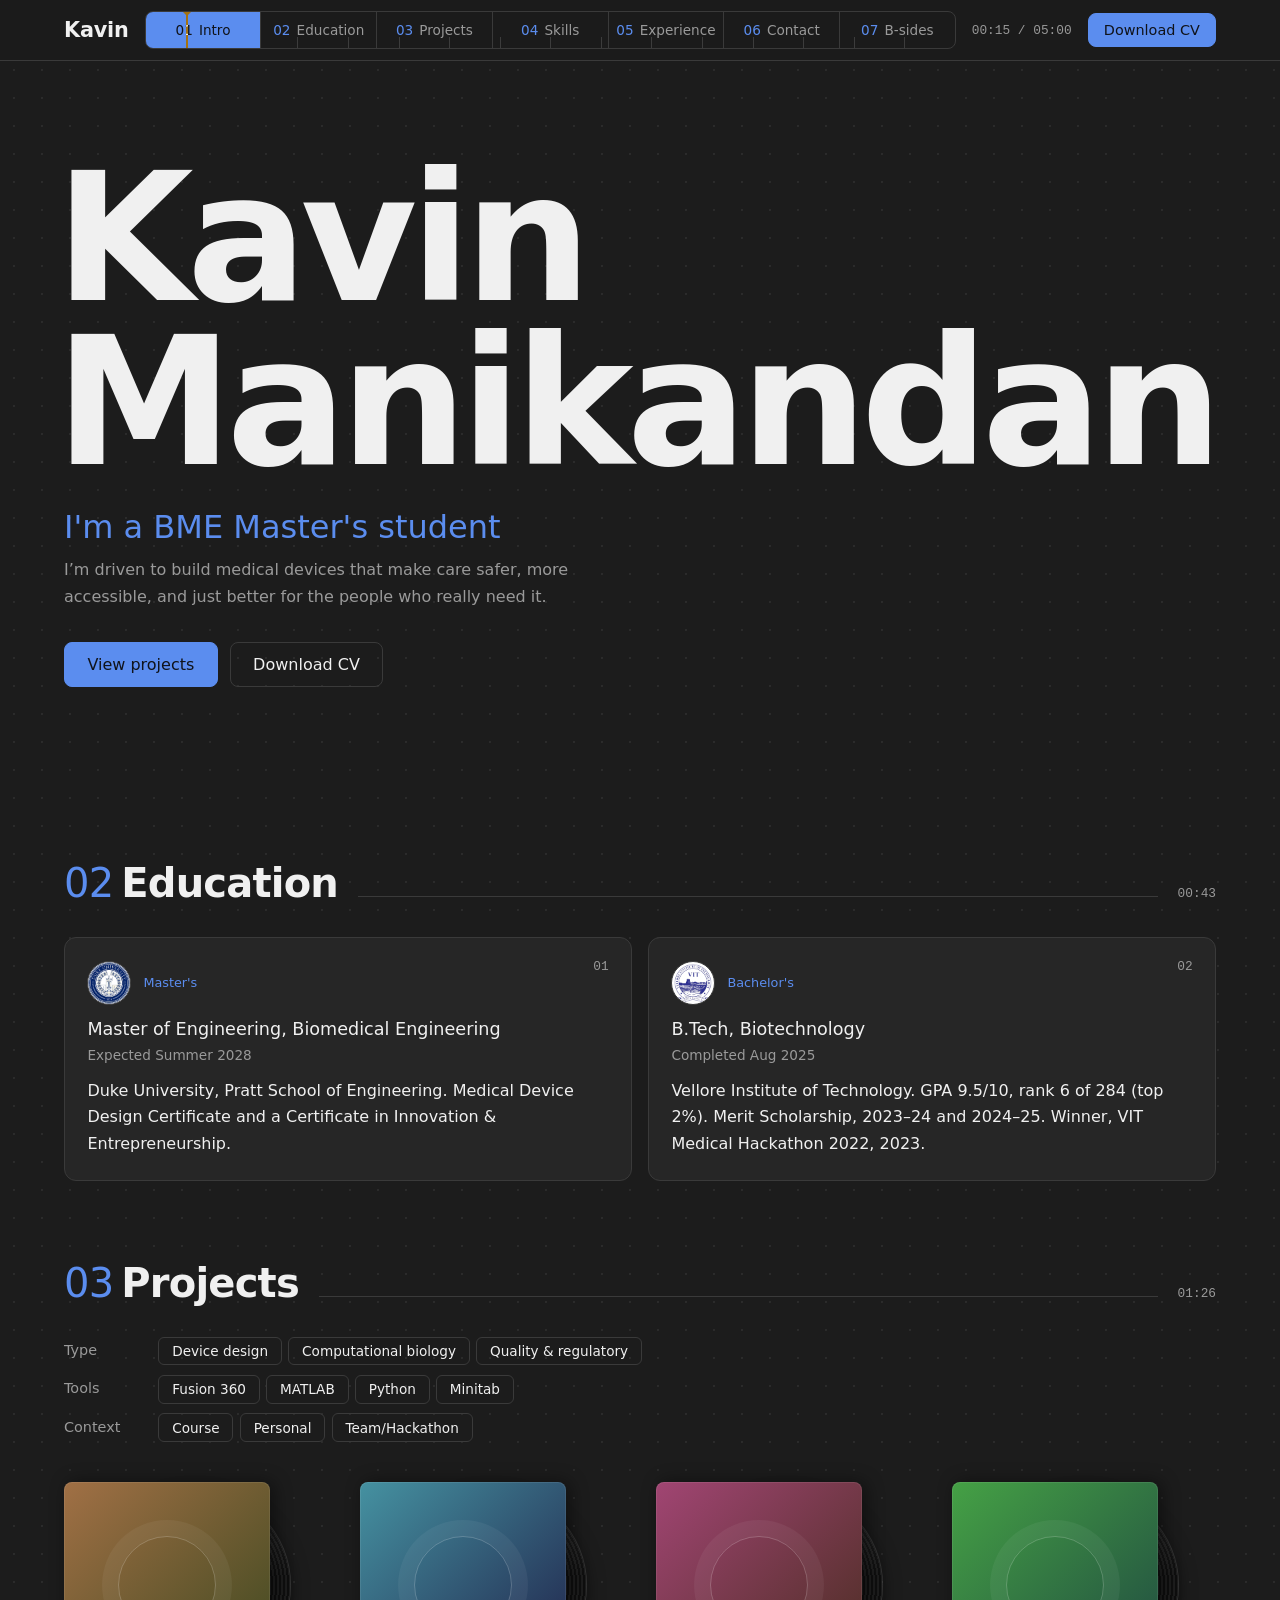
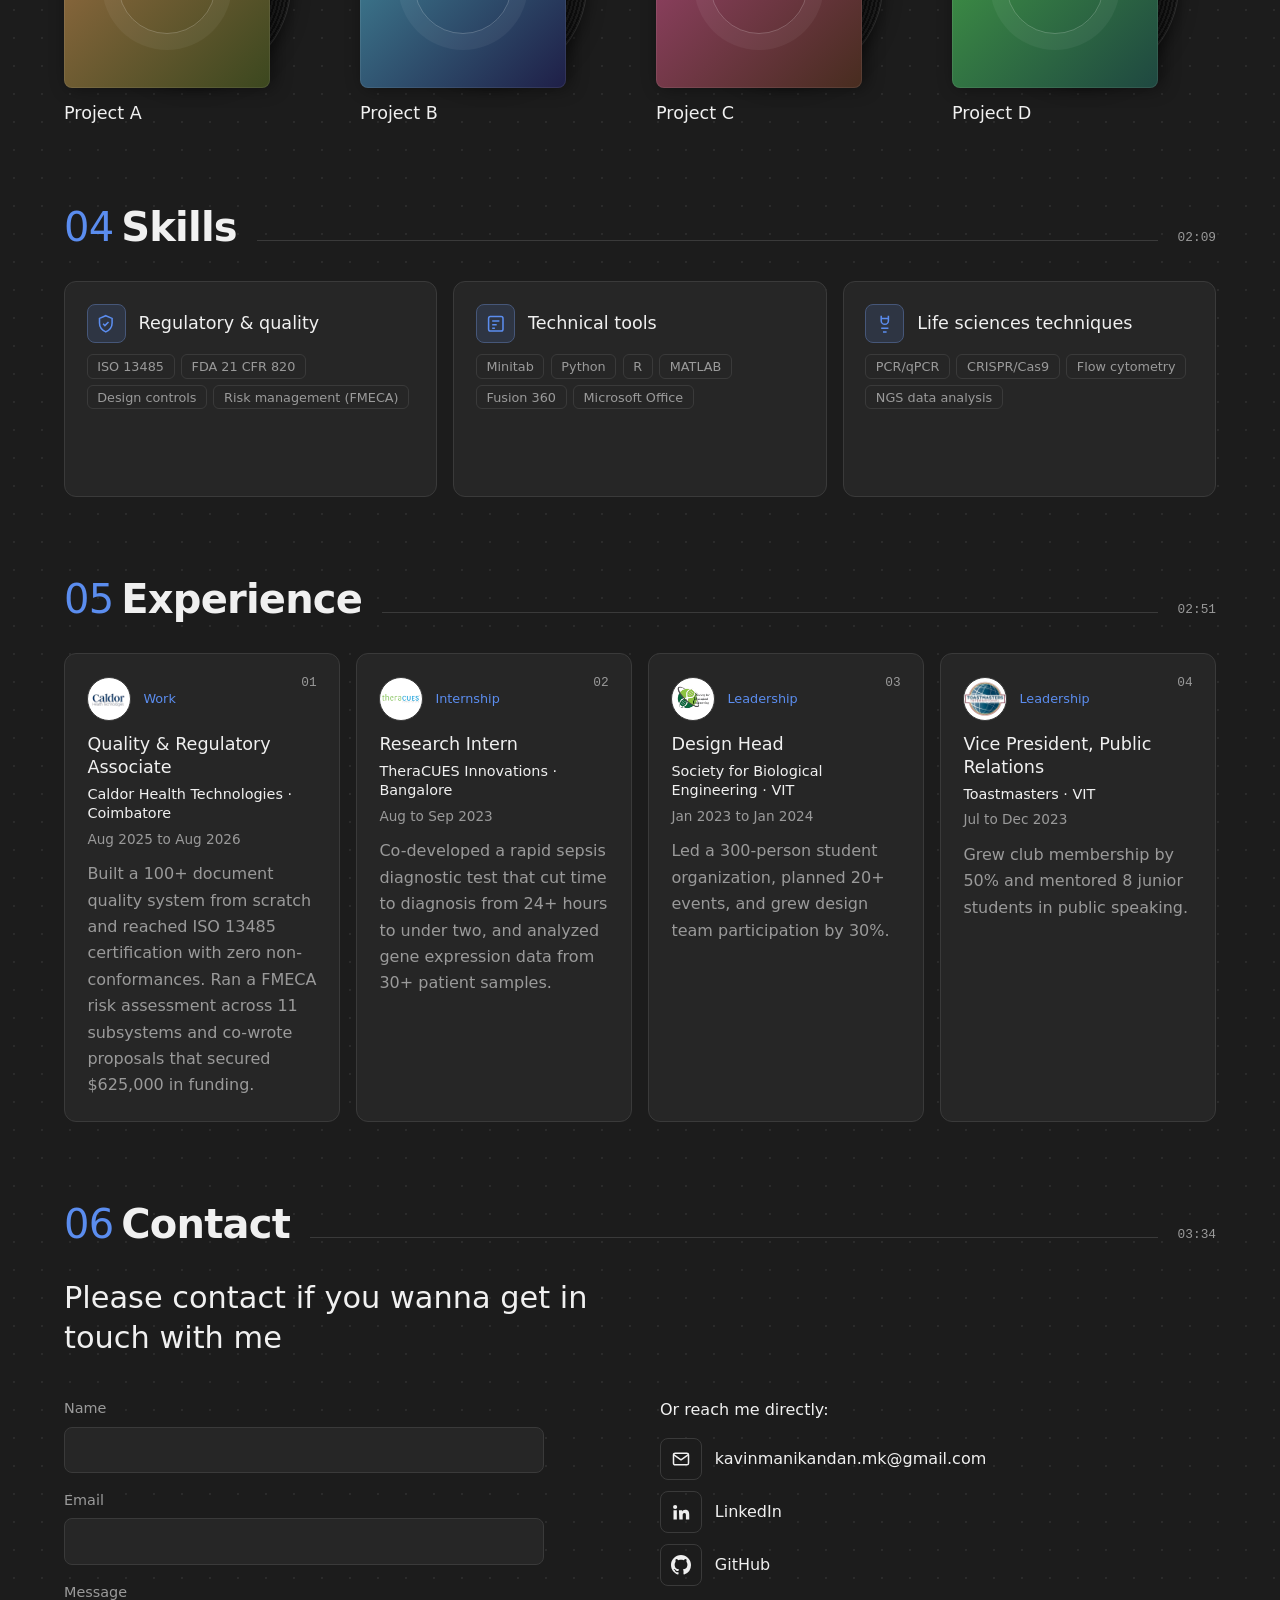
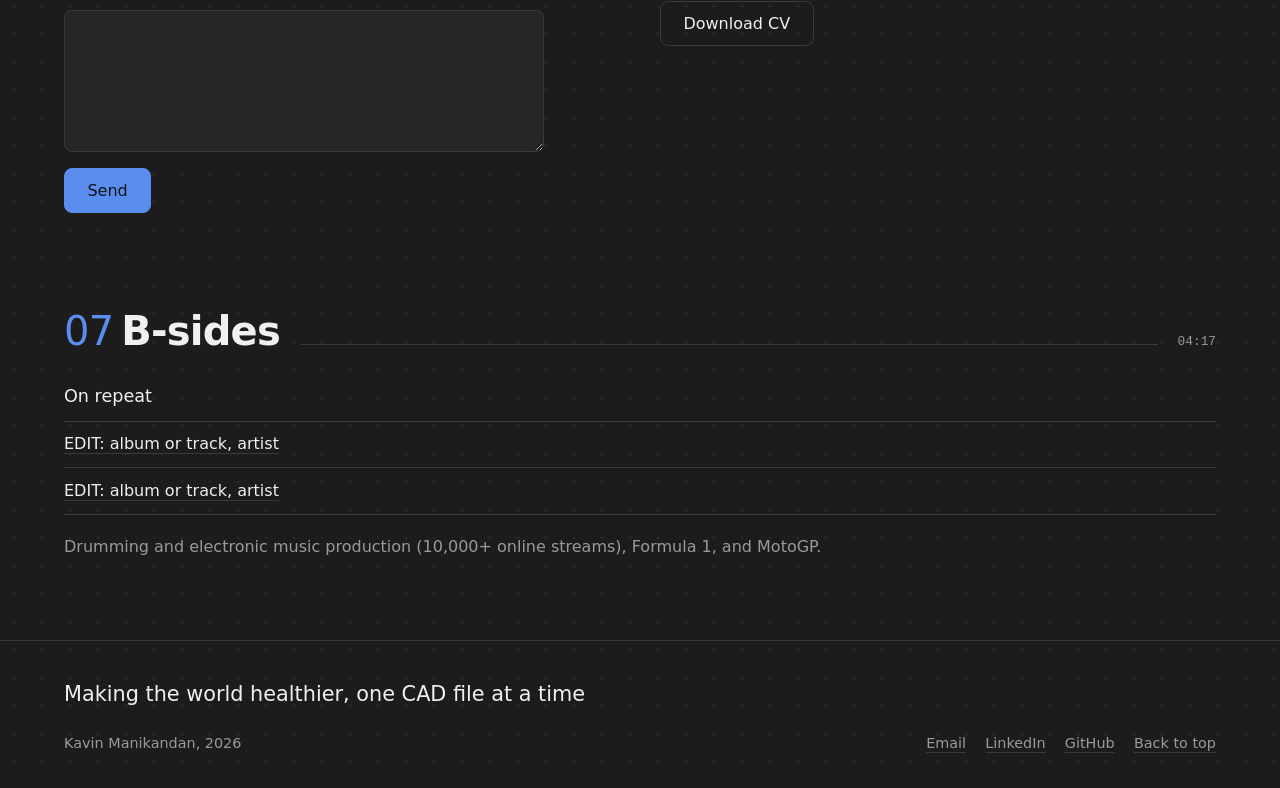
<file: index.html>
<!doctype html>
<html lang="en" data-accent="blue">
<head>
  <meta charset="utf-8">
  <meta name="viewport" content="width=device-width, initial-scale=1">
  <title>Kavin Manikandan</title>
  <meta name="description" content="Portfolio of Kavin Manikandan, biomedical engineering master's student at Duke University.">
  <!-- Add your font link here once you pick fonts -->
  <link rel="stylesheet" href="style.css">
</head>
<body>

<!-- NAV: the timeline IS the navigation. Blocks = sections, playhead follows your scroll. -->
<header class="nav" id="nav">
  <div class="wrap nav-in">
    <a class="brand" href="#top">Kavin</a>
    <nav class="tl" id="tl" aria-label="Sections">
      <div class="g16" id="g16" aria-hidden="true"></div>
      <a class="blk" href="#top"><span class="n">01</span><span class="w"> Intro</span></a>
      <a class="blk" href="#education"><span class="n">02</span><span class="w"> Education</span></a>
      <a class="blk" href="#projects"><span class="n">03</span><span class="w"> Projects</span></a>
      <a class="blk" href="#skills"><span class="n">04</span><span class="w"> Skills</span></a>
      <a class="blk" href="#experience"><span class="n">05</span><span class="w"> Experience</span></a>
      <a class="blk" href="#contact"><span class="n">06</span><span class="w"> Contact</span></a>
      <a class="blk" href="#bsides"><span class="n">07</span><span class="w"> B-sides</span></a>
      <div class="ph" id="ph" aria-hidden="true"></div>
    </nav>
    <span class="tc" id="tc" aria-hidden="true">00:00 / 05:00</span>
    <a class="btn small" href="cv.pdf" download="kavin_cv.pdf"><span class="w">Download&nbsp;</span>CV</a>
  </div>
</header>

<main>
  <!-- 01 INTRO: text on the left, your photo and the logo on the right -->
  <section id="top" class="hero wrap">
    <div class="hero-text">
      <h1>Kavin Manikandan</h1>
      <p class="role">I'm a BME Master's student</p>
      <p class="lede">I’m driven to build medical devices that make care safer, more accessible, and just better for the people who really need it.</p>
      <div class="actions">
        <a class="btn" href="#projects">View projects</a>
        <a class="btn ghost" href="cv.pdf" download="kavin_cv.pdf">Download CV</a>
      </div>
    </div>
    <div class="hero-media">
      <div class="logo-tile"><img src="blue-devils.png" alt="Duke Blue Devils logo" width="476" height="640"></div>
    </div>
  </section>

  <!-- 02 EDUCATION -->
  <section id="education" class="wrap">
    <h2><span class="n">02</span> Education<span class="t" data-i="1"></span></h2>
    <div class="cards">
      <article class="xcard"><span class="trk">01</span><div class="card-top"><img class="org-logo" src="duke-logo.png" alt="Duke University logo"><p class="kind">Master's</p></div><h3>Master of Engineering, Biomedical Engineering</h3><p class="when">Expected Summer 2028</p><p>Duke University, Pratt School of Engineering. Medical Device Design Certificate and a Certificate in Innovation &amp; Entrepreneurship.</p></article>
      <article class="xcard"><span class="trk">02</span><div class="card-top"><img class="org-logo" src="vit-logo.png" alt="Vellore Institute of Technology logo"><p class="kind">Bachelor's</p></div><h3>B.Tech, Biotechnology</h3><p class="when">Completed Aug 2025</p><p>Vellore Institute of Technology. GPA 9.5/10, rank 6 of 284 (top 2%). Merit Scholarship, 2023–24 and 2024–25. Winner, VIT Medical Hackathon 2022, 2023.</p></article>
    </div>
  </section>

  <!-- 03 PROJECTS: cards, filters and pop-up are built from PROJECTS in script.js -->
  <section id="projects" class="wrap">
    <h2><span class="n">03</span> Projects<span class="t" data-i="2"></span></h2>
    <div class="filters" id="filters"></div>
    <div class="grid" id="grid"></div>
    <p class="empty" id="empty" hidden>No projects match those labels. Clear a filter to see more.</p>
  </section>

  <!-- 04 SKILLS -->
  <section id="skills" class="wrap">
    <h2><span class="n">04</span> Skills<span class="t" data-i="3"></span></h2>
    <div class="skills">
      <article class="skill-card"><div class="skill-head"><span class="skill-icon" aria-hidden="true"><svg viewBox="0 0 24 24" fill="none" stroke="currentColor" stroke-width="1.7"><path d="m12 3 7 3v5c0 4.6-3 8-7 10-4-2-7-5.4-7-10V6l7-3Z"/><path d="m9 12 2 2 4-4"/></svg></span><h3>Regulatory &amp; quality</h3></div><ul class="tags"><li>ISO 13485</li><li>FDA 21 CFR 820</li><li>Design controls</li><li>Risk management (FMECA)</li></ul></article>
      <article class="skill-card"><div class="skill-head"><span class="skill-icon" aria-hidden="true"><svg viewBox="0 0 24 24" fill="none" stroke="currentColor" stroke-width="1.7"><rect x="4" y="4" width="16" height="16" rx="2"/><path d="M8 9h8M8 13h5M8 17h3"/></svg></span><h3>Technical tools</h3></div><ul class="tags"><li>Minitab</li><li>Python</li><li>R</li><li>MATLAB</li><li>Fusion 360</li><li>Microsoft Office</li></ul></article>
      <article class="skill-card"><div class="skill-head"><span class="skill-icon" aria-hidden="true"><svg viewBox="0 0 24 24" fill="none" stroke="currentColor" stroke-width="1.7"><path d="M8 3v5.5a4 4 0 1 0 8 0V3"/><path d="M8 6h8M8 17h8M10 21h4"/></svg></span><h3>Life sciences techniques</h3></div><ul class="tags"><li>PCR/qPCR</li><li>CRISPR/Cas9</li><li>Flow cytometry</li><li>NGS data analysis</li></ul></article>
    </div>
  </section>

<!-- 05 EXPERIENCE -->
<section id="experience" class="wrap">
  <h2><span class="n">05</span> Experience<span class="t" data-i="4"></span></h2>
  <div class="cards">

    <article class="xcard">
      <span class="trk">01</span>
      <div class="card-top">
        <img class="org-logo" src="caldor-logo.png" alt="Caldor Health Technologies logo">
        <p class="kind">Work</p>
      </div>
      <h3>Quality &amp; Regulatory Associate</h3>
      <p class="org-name">Caldor Health Technologies · Coimbatore</p>
      <p class="when">Aug 2025 to Aug 2026</p>
      <p class="card-description">Built a 100+ document quality system from scratch and reached ISO 13485 certification with zero non-conformances. Ran a FMECA risk assessment across 11 subsystems and co-wrote proposals that secured $625,000 in funding.</p>
    </article>

    <article class="xcard">
      <span class="trk">02</span>
      <div class="card-top">
        <img class="org-logo" src="theracues-logo.png" alt="TheraCUES Innovations logo">
        <p class="kind">Internship</p>
      </div>
      <h3>Research Intern</h3>
      <p class="org-name">TheraCUES Innovations · Bangalore</p>
      <p class="when">Aug to Sep 2023</p>
      <p class="card-description">Co-developed a rapid sepsis diagnostic test that cut time to diagnosis from 24+ hours to under two, and analyzed gene expression data from 30+ patient samples.</p>
    </article>

    <article class="xcard">
      <span class="trk">03</span>
      <div class="card-top">
        <img class="org-logo" src="sbe-logo.png" alt="Society for Biological Engineering logo">
        <p class="kind">Leadership</p>
      </div>
      <h3>Design Head</h3>
      <p class="org-name">Society for Biological Engineering · VIT</p>
      <p class="when">Jan 2023 to Jan 2024</p>
      <p class="card-description">Led a 300-person student organization, planned 20+ events, and grew design team participation by 30%.</p>
    </article>

    <article class="xcard">
      <span class="trk">04</span>
      <div class="card-top">
        <img class="org-logo" src="toastmasters-logo.png" alt="Toastmasters logo">
        <p class="kind">Leadership</p>
      </div>
      <h3>Vice President, Public Relations</h3>
      <p class="org-name">Toastmasters · VIT</p>
      <p class="when">Jul to Dec 2023</p>
      <p class="card-description">Grew club membership by 50% and mentored 8 junior students in public speaking.</p>
    </article>

  </div>
</section>

  <!-- 06 CONTACT -->
  <section id="contact" class="wrap">
    <h2><span class="n">06</span> Contact<span class="t" data-i="5"></span></h2>
    <p class="big">Please contact if you wanna get in touch with me</p>
    <div class="contact-grid">
      <!-- Replace FORM_ENDPOINT with your form service link when you set one up -->
      <form id="form" action="FORM_ENDPOINT" method="POST">
        <label>Name<input name="name" required autocomplete="name"></label>
        <label>Email<input name="email" type="email" required autocomplete="email"></label>
        <label>Message<textarea name="message" rows="5" required></textarea></label>
        <button class="btn" type="submit">Send</button>
        <p class="note" id="form-note" role="status"></p>
      </form>
      <div class="direct">
        <p>Or reach me directly:</p>
        <ul class="social">
          <li><a href="mailto:kavinmanikandan.mk@gmail.com"><span class="ic"><svg viewBox="0 0 24 24" width="20" height="20" fill="none" stroke="currentColor" stroke-width="1.8" stroke-linecap="round" stroke-linejoin="round" aria-hidden="true"><rect x="3" y="5" width="18" height="14" rx="2"/><path d="m3.5 7 8.5 6 8.5-6"/></svg></span>kavinmanikandan.mk@gmail.com</a></li>
          <li><a href="https://www.linkedin.com/in/kavinmanikandan"><span class="ic"><svg viewBox="0 0 24 24" width="20" height="20" fill="currentColor" aria-hidden="true"><path d="M4.98 3.5a2.5 2.5 0 11-.02 5 2.5 2.5 0 01.02-5zM3 9.75h4V21H3zM9.5 9.75h3.8v1.6h.06c.53-.95 1.83-1.95 3.77-1.95 4.03 0 4.77 2.55 4.77 5.87V21h-4v-5.1c0-1.22-.02-2.78-1.8-2.78-1.8 0-2.08 1.32-2.08 2.69V21h-4z"/></svg></span>LinkedIn</a></li>
          <!-- Replace # with your GitHub profile address -->
          <li><a href="#"><span class="ic"><svg viewBox="0 0 16 16" width="20" height="20" fill="currentColor" aria-hidden="true"><path d="M8 0C3.58 0 0 3.58 0 8c0 3.54 2.29 6.53 5.47 7.59.4.07.55-.17.55-.38 0-.19-.01-.82-.01-1.49-2.01.37-2.53-.49-2.69-.94-.09-.23-.48-.94-.82-1.13-.28-.15-.68-.52-.01-.53.63-.01 1.08.58 1.23.82.72 1.21 1.87.87 2.33.66.07-.52.28-.87.51-1.07-1.78-.2-3.64-.89-3.64-3.95 0-.87.31-1.59.82-2.15-.08-.2-.36-1.02.08-2.12 0 0 .67-.21 2.2.82.64-.18 1.32-.27 2-.27.68 0 1.36.09 2 .27 1.53-1.04 2.2-.82 2.2-.82.44 1.1.16 1.92.08 2.12.51.56.82 1.27.82 2.15 0 3.07-1.87 3.75-3.65 3.95.29.25.54.73.54 1.48 0 1.07-.01 1.93-.01 2.2 0 .21.15.46.55.38A8.013 8.013 0 0016 8c0-4.42-3.58-8-8-8z"/></svg></span>GitHub</a></li>
        </ul>
        <p><a class="btn ghost" href="cv.pdf" download="kavin_cv.pdf">Download CV</a></p>
      </div>
    </div>
  </section>

  <!-- 07 B-SIDES -->
  <section id="bsides" class="wrap">
    <h2><span class="n">07</span> B-sides<span class="t" data-i="6"></span></h2>
    <div class="bs">
      <!-- Writing stays hidden until your first article: delete the word "hidden" then -->
      <div hidden>
        <h3>Writing</h3>
        <ul class="list"><li><a href="#">EDIT: article title</a></li></ul>
        <p class="hobbies"><a class="text-link" href="blog.html">All articles</a></p>
      </div>
      <div>
        <h3>On repeat</h3>
        <ul class="list">
          <li><a href="#">EDIT: album or track, artist</a></li>
          <li><a href="#">EDIT: album or track, artist</a></li>
        </ul>
        <p class="hobbies">Drumming and electronic music production (10,000+ online streams), Formula 1, and MotoGP.</p>
      </div>
    </div>
  </section>
</main>

<footer class="foot">
 <div class="wrap">
  <p class="closing">Making the world healthier, one CAD file at a time</p>
  <div class="foot-row">
    <p>Kavin Manikandan, <span id="year"></span></p>
    <nav aria-label="Footer"><a href="mailto:kavinmanikandan.mk@gmail.com">Email</a> <a href="https://www.linkedin.com/in/kavinmanikandan">LinkedIn</a> <a href="#">GitHub</a> <a href="blog.html" hidden>Blog</a> <a href="#top">Back to top</a></nav>
  </div>
 </div>
</footer>

<!-- Project pop-up -->
<dialog id="modal" aria-labelledby="m-title">
  <div class="m-body">
    <button class="close" id="close">Close</button>
    <div class="m-head"><div class="disc m-disc" aria-hidden="true"></div><h3 id="m-title"></h3></div>
    <p class="where" id="m-where"></p>
    <ul class="tags" id="m-tags"></ul>
    <div class="gallery">
      <div class="viewer" id="viewer"></div>
      <div class="g-bar"><button id="prev" aria-label="Previous">Prev</button><span id="count"></span><button id="next" aria-label="Next">Next</button></div>
    </div>
    <dl id="m-details"></dl>
    <a class="btn small" id="m-link" href="#" hidden>View project</a>
  </div>
</dialog>

<script src="script.js"></script>
</body>
</html>
</file>
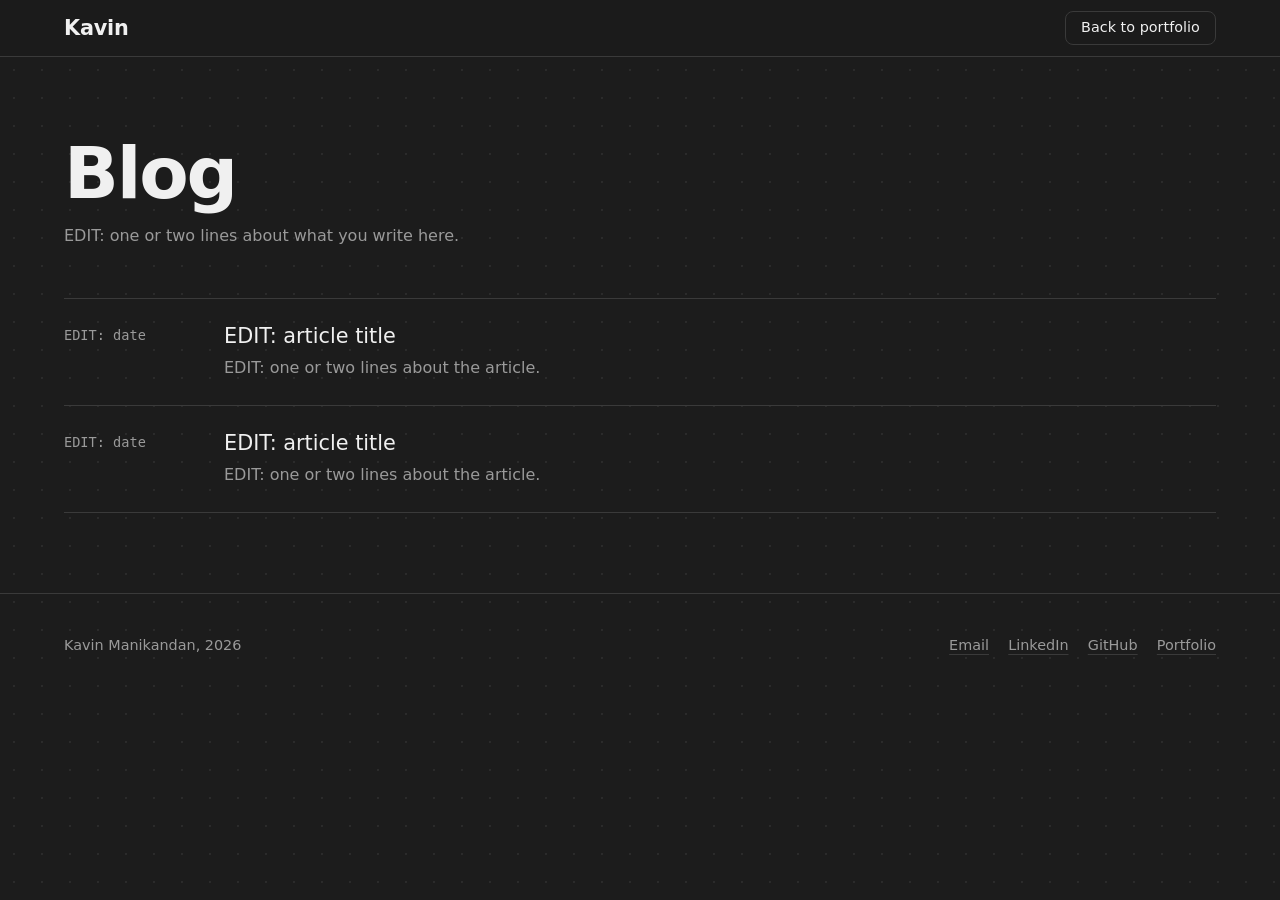
<file: blog.html>
<!doctype html>
<html lang="en" data-accent="blue">
<head>
  <meta charset="utf-8">
  <meta name="viewport" content="width=device-width, initial-scale=1">
  <title>Blog, Kavin Manikandan</title>
  <meta name="description" content="EDIT: one line about the blog.">
  <!-- Add your font link here once you pick fonts -->
  <link rel="stylesheet" href="style.css">
</head>
<body>
<header class="nav">
  <div class="wrap nav-in">
    <a class="brand" href="index.html">Kavin</a>
    <span class="sp"></span>
    <a class="btn small ghost" href="index.html">Back to portfolio</a>
  </div>
</header>

<main class="wrap page-head">
  <h1 class="page-title">Blog</h1>
  <p class="intro">EDIT: one or two lines about what you write here.</p>
  <div class="posts-list" id="posts"></div>
  <p class="empty" id="no-posts" hidden>No articles yet.</p>
</main>

<footer class="foot">
 <div class="wrap">
  <div class="foot-row">
    <p>Kavin Manikandan, <span id="year"></span></p>
    <nav aria-label="Footer"><a href="mailto:kavinmanikandan.mk@gmail.com">Email</a> <a href="https://www.linkedin.com/in/kavinmanikandan">LinkedIn</a> <a href="#">GitHub</a> <a href="index.html">Portfolio</a></nav>
  </div>
 </div>
</footer>
<script src="blog.js"></script>
</body>
</html>
</file>
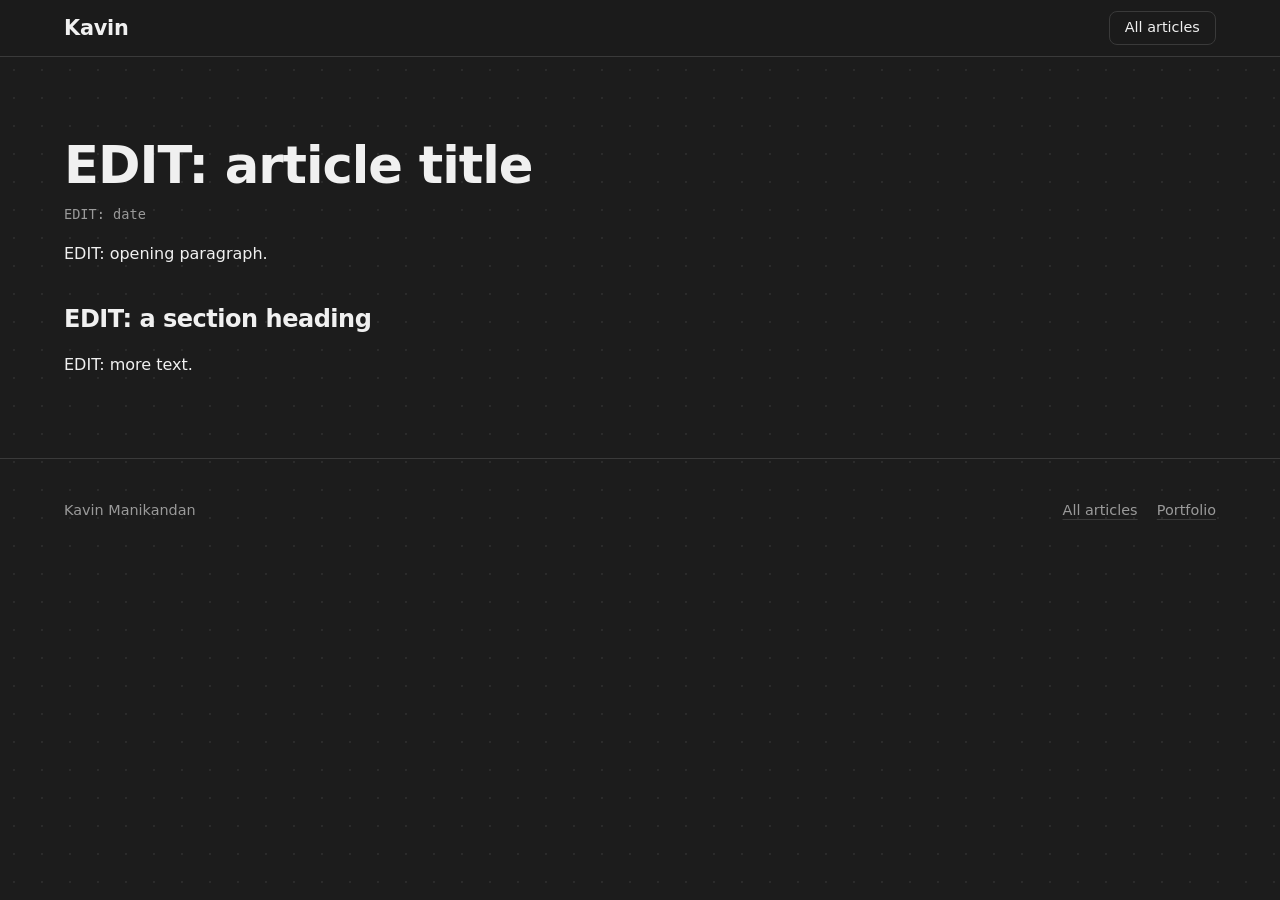
<file: post-template.html>
<!doctype html>
<html lang="en" data-accent="blue">
<head>
  <meta charset="utf-8">
  <meta name="viewport" content="width=device-width, initial-scale=1">
  <title>EDIT: article title, Kavin</title>
  <meta name="description" content="EDIT: one-line summary.">
  <link rel="stylesheet" href="style.css">
</head>
<body>
<header class="nav">
  <div class="wrap nav-in">
    <a class="brand" href="index.html">Kavin</a>
    <span class="sp"></span>
    <a class="btn small ghost" href="blog.html">All articles</a>
  </div>
</header>

<!-- To publish an article: copy this file (for example post-my-title.html), edit it,
     then add an entry for it in blog.js. -->
<main class="wrap">
  <article class="article">
    <h1>EDIT: article title</h1>
    <p class="meta">EDIT: date</p>
    <p>EDIT: opening paragraph.</p>
    <h2>EDIT: a section heading</h2>
    <p>EDIT: more text.</p>
  </article>
</main>

<footer class="foot">
 <div class="wrap">
  <div class="foot-row">
    <p>Kavin Manikandan</p>
    <nav aria-label="Footer"><a href="blog.html">All articles</a> <a href="index.html">Portfolio</a></nav>
  </div>
 </div>
</footer>
</body>
</html>
</file>
<file: style.css>
/* PLACEHOLDER palette and fonts: replace every value below with your own picks */
:root{
  --bg:#1c1c1c; --surface:#262626; --line:#3a3a3a;
  --text:#f0f0f0; --muted:#9a9a9a;
  --accent:#5b8def; --on-accent:#10131a;   /* accent colour: switch with data-accent on <html> */
  --display:system-ui,sans-serif; --body:system-ui,sans-serif;
  --nav-h:64px;            /* measured by script.js */
  --r-sm:6px; --r:8px; --r-lg:12px;   /* Balanced: slightly rounded corners */
  --max:1500px;            /* content width on big screens */
  --gap:5rem;              /* Balanced: space between sections */
  --tick:color-mix(in srgb,var(--text) 16%,transparent);
}
/* Ready-made accents: change data-accent="blue" on the <html> tag of each page */
html[data-accent="blue"]{--accent:#5b8def}
html[data-accent="amber"]{--accent:#f2a33a}
html[data-accent="teal"]{--accent:#2dd4bf}
html[data-accent="violet"]{--accent:#9b7bff}
html[data-accent="red"]{--accent:#ef5b5b}
[hidden]{display:none!important}
*{box-sizing:border-box;margin:0;padding:0}
::selection{background:var(--accent);color:var(--on-accent)}
html{scroll-behavior:smooth;scroll-padding-top:var(--nav-h)}
body{background-color:var(--bg);background-image:radial-gradient(color-mix(in srgb,var(--text) 7%,transparent) 1px,transparent 1.5px);background-size:28px 28px;color:var(--text);font:400 1rem/1.65 var(--body);-webkit-font-smoothing:antialiased}
ul{list-style:none}
a{color:inherit}
:focus-visible{outline:2px solid var(--accent);outline-offset:3px}
.wrap{max-width:var(--max);margin:0 auto;padding-inline:clamp(1.25rem,5vw,4rem)}
section.wrap{padding-top:var(--gap)}
h2{display:flex;align-items:baseline;gap:.5rem;font:800 clamp(1.8rem,5vw,2.5rem)/1.1 var(--display);letter-spacing:-.02em;margin-bottom:2rem}
h2::after{content:"";order:1;flex:1;height:1px;margin-left:.75rem;background:var(--line)}
h2 .t{order:2;margin-left:.75rem;font:400 .8rem ui-monospace,SFMono-Regular,monospace;letter-spacing:0;color:var(--muted);font-variant-numeric:tabular-nums}
h3{font:500 1.1rem/1.3 var(--display)}
.n{color:var(--accent);font-weight:500}
.btn{display:inline-flex;align-items:center;padding:.75rem 1.4rem;background:var(--accent);color:var(--on-accent);font:500 1rem/1.2 var(--body);text-decoration:none;border:1px solid var(--accent);border-radius:var(--r);cursor:pointer}
.btn.ghost{background:none;color:var(--text);border-color:var(--line)}
.btn.ghost:hover{border-color:var(--accent)}
.btn.small{padding:.45rem .95rem;font-size:.9rem}
.actions{display:flex;flex-wrap:wrap;gap:.75rem;margin-top:2rem}
.tags{display:flex;flex-wrap:wrap;gap:.4rem;margin-top:.7rem}
.tags li{font-size:.8rem;line-height:1.5;color:var(--muted);border:1px solid var(--line);border-radius:var(--r-sm);padding:.1rem .6rem}
.text-link,.direct a:not(.btn),.links-row a,.foot a,.list a{text-decoration:underline;text-decoration-color:var(--line);text-underline-offset:.25em}
.direct a:not(.btn):hover,.links-row a:hover,.foot a:hover,.list a:hover{text-decoration-color:var(--accent)}

/* NAV: timeline with ruler ticks, playhead, time-code */
.nav{position:sticky;top:0;z-index:20;background:color-mix(in srgb,var(--bg) 92%,transparent);backdrop-filter:blur(10px);border-bottom:1px solid var(--line)}
.nav-in{display:flex;align-items:center;gap:1rem;padding-block:.7rem}
.brand{font:800 1.3rem var(--display);text-decoration:none;letter-spacing:-.01em}
.tl{position:relative;display:flex;flex:1;height:38px;border:1px solid var(--line);border-radius:var(--r);overflow:hidden}
.g16{position:absolute;inset:0;display:flex;pointer-events:none}
.g16 i{position:relative;flex:1;animation:sweep .8s ease var(--d) 1}
.g16 i::after{content:"";position:absolute;left:0;bottom:0;width:1px;height:32%;background:var(--tick)}
@keyframes sweep{40%{background:color-mix(in srgb,var(--accent) 28%,transparent)}}
.blk{position:relative;flex:1;display:flex;align-items:center;justify-content:center;gap:.45em;font-size:.85rem;color:var(--muted);text-decoration:none;border-left:1px solid var(--line);white-space:nowrap;cursor:pointer;transition:background .2s,color .2s}
.blk:first-of-type{border-left:0}
.blk:hover{background:color-mix(in srgb,var(--text) 7%,transparent);color:var(--text)}
.blk[aria-current]{background:var(--accent);color:var(--on-accent);font-weight:500}
.blk[aria-current] .n{color:inherit}
.blk .n{margin:0}
.ph{position:absolute;top:0;bottom:0;left:0;width:2px;background:#fff;mix-blend-mode:difference;pointer-events:none}
.ph::before{content:"";position:absolute;top:0;left:50%;transform:translateX(-50%);border:4px solid transparent;border-top-color:#fff}
.tc{font:.8rem ui-monospace,SFMono-Regular,monospace;color:var(--muted);white-space:nowrap;font-variant-numeric:tabular-nums}

/* HERO */
.hero{display:grid;grid-template-columns:1.15fr .85fr;align-items:center;gap:3rem;min-height:min(80svh,48rem);padding-block:2rem}
section.hero.wrap{padding-top:2rem}
.hero h1{font:800 clamp(4.5rem,14vw,12rem)/.92 var(--display);letter-spacing:-.04em;margin-left:-.05em}
.role{font:500 clamp(1.3rem,3.5vw,2rem)/1.2 var(--display);color:var(--accent);margin-top:1.4rem}
.lede{color:var(--muted);max-width:34rem;margin-top:.7rem}

/* PROJECTS: record sleeves */
.filters{display:flex;flex-direction:column;gap:.6rem;margin-bottom:2.5rem}
.fgroup{display:flex;flex-wrap:wrap;align-items:center;gap:.4rem}
.fgroup>span{width:5.5rem;color:var(--muted);font-size:.9rem}
.chip{font:inherit;font-size:.85rem;line-height:1.5;background:none;color:var(--text);border:1px solid var(--line);border-radius:var(--r-sm);padding:.2rem .8rem;cursor:pointer;transition:background .15s,border-color .15s}
.chip:hover{border-color:var(--accent)}
.chip[aria-pressed="true"]{background:var(--accent);border-color:var(--accent);color:var(--on-accent)}
.grid{display:grid;grid-template-columns:repeat(auto-fill,minmax(260px,1fr));gap:2.5rem 2rem}
.card{background:none;border:0;color:inherit;font:inherit;text-align:left;cursor:pointer;display:block;width:100%}
.sleeve{position:relative;padding-right:22%}
.cover{position:relative;z-index:1;aspect-ratio:1;border-radius:var(--r);background:var(--cover);box-shadow:inset 0 0 0 1px rgba(255,255,255,.08),4px 0 18px rgba(0,0,0,.45);overflow:hidden}
.cover::after{content:"";position:absolute;inset:26%;border-radius:50%;border:1px solid rgba(255,255,255,.22);box-shadow:0 0 0 16px rgba(255,255,255,.05)}
.disc{position:absolute;right:0;top:50%;width:71.8%;aspect-ratio:1;border-radius:50%;
  background:conic-gradient(from 20deg,rgba(255,255,255,.12),transparent 18%,transparent 50%,rgba(255,255,255,.09) 68%,transparent 86%),repeating-radial-gradient(circle,#0e0e0e 0 2px,#1d1d1d 2px 4px);
  box-shadow:0 0 0 1px rgba(255,255,255,.12),0 6px 18px rgba(0,0,0,.5);
  transform:translate(-20%,-50%);transition:transform .45s cubic-bezier(.2,.8,.2,1)}
.disc::before{content:"";position:absolute;inset:34%;border-radius:50%;background:var(--accent);box-shadow:inset 0 0 0 3px rgba(0,0,0,.22)}
.disc::after{content:"";position:absolute;inset:47.5%;border-radius:50%;background:#0e0e0e}
.card h3{margin-top:.9rem}
.card:focus-visible .disc{transform:translate(0,-50%)}
@media (hover:hover){.card:hover .disc{transform:translate(0,-50%)}}
.empty{color:var(--muted)}

/* SKILLS, EXPERIENCE */
.xcard{position:relative}
.trk{position:absolute;top:1.3rem;right:1.4rem;font:.8rem ui-monospace,SFMono-Regular,monospace;color:var(--muted)}
.skills{display:grid;grid-template-columns:repeat(auto-fit,minmax(240px,1fr));gap:1rem}
.cards{display:grid;grid-template-columns:repeat(auto-fit,minmax(250px,1fr));gap:1rem}
.xcard{background:var(--surface);border:1px solid var(--line);border-radius:var(--r-lg);padding:1.4rem}
.card-top{display:flex;align-items:center;gap:.75rem;margin-bottom:.8rem;padding-right:2rem;min-height:2.25rem}
.card-top .kind{margin:0}
.org-logo{display:block;width:44px;height:44px;flex:0 0 44px;aspect-ratio:1;object-fit:cover;object-position:center;border-radius:50%;background:#fff;border:1px solid var(--line);padding:0;overflow:hidden}
.org-mark{display:inline-flex;align-items:center;justify-content:center;flex:none;min-height:2rem;padding:.25rem .55rem;border:1px solid var(--line);border-radius:var(--r-sm);font:700 .72rem/1 var(--display);letter-spacing:.01em;color:var(--text);background:color-mix(in srgb,var(--bg) 55%,transparent)}
.duke-mark{font-family:Georgia,serif;font-size:1rem;color:#fff;background:#003087;border-color:#5b8def}
.vit-mark{color:#111;background:#ffcd00;border-color:#ffcd00}
.word-mark{color:var(--accent);white-space:nowrap}
.skill-card{min-height:13.5rem;background:var(--surface);border:1px solid var(--line);border-radius:var(--r-lg);padding:1.35rem;transition:border-color .2s,transform .2s}
.skill-card:hover{border-color:color-mix(in srgb,var(--accent) 70%,var(--line));transform:translateY(-2px)}
.skill-head{display:flex;align-items:center;gap:.8rem}
.skill-icon{display:grid;place-items:center;flex:none;width:2.45rem;height:2.45rem;border-radius:var(--r);color:var(--accent);background:color-mix(in srgb,var(--accent) 14%,transparent);border:1px solid color-mix(in srgb,var(--accent) 35%,var(--line))}
.skill-icon svg{width:1.35rem;height:1.35rem}
.kind{
  font-size:.8rem;
  color:var(--accent);
  margin-bottom:.4rem;
}

.org-name{
  font:500 .9rem/1.35 var(--display);
  color:var(--text);
  margin-top:.35rem;
}

.when{
  font-size:.85rem;
  color:var(--muted);
  margin:.25rem 0 .7rem;
}

.card-description{
  color:var(--muted);
}

/* CONTACT */
.big{font:500 clamp(1.3rem,3.5vw,1.9rem)/1.3 var(--display);max-width:36rem;margin-bottom:2.5rem}
.contact-grid{display:grid;grid-template-columns:repeat(auto-fit,minmax(280px,1fr));gap:2.5rem;align-items:start}
form{display:flex;flex-direction:column;gap:1rem;max-width:30rem}
label{display:flex;flex-direction:column;gap:.35rem;font-size:.9rem;color:var(--muted)}
input,textarea{font:inherit;color:var(--text);background:var(--surface);border:1px solid var(--line);border-radius:var(--r);padding:.65rem .85rem}
input:focus,textarea:focus{border-color:var(--accent);outline:0}
form .btn{align-self:flex-start}
.note{color:var(--muted);font-size:.9rem}
.direct{display:flex;flex-direction:column;gap:.9rem;align-items:flex-start}
.links-row{display:flex;gap:1.4rem}

/* B-SIDES, FOOTER */
.bs{display:grid;grid-template-columns:repeat(auto-fit,minmax(260px,1fr));gap:3rem}
.bs h3{margin-bottom:.8rem}
.list li{padding:.6rem 0;border-top:1px solid var(--line)}
.list li:last-child{border-bottom:1px solid var(--line)}
.hobbies{color:var(--muted);margin-top:1.2rem}
.foot{margin-top:var(--gap);border-top:1px solid var(--line);padding-block:2.5rem 2rem}
.closing{font:500 1.3rem/1.3 var(--display);margin-bottom:1.5rem}
.foot-row{display:flex;flex-wrap:wrap;justify-content:space-between;gap:1rem;color:var(--muted);font-size:.9rem}
.foot-row nav{display:flex;flex-wrap:wrap;gap:1.2rem}

/* POP-UP */
dialog{margin:auto;width:min(680px,94vw);max-height:92svh;overflow:auto;background:var(--surface);color:var(--text);border:1px solid var(--line);border-radius:var(--r-lg);padding:0}
dialog::backdrop{background:rgba(0,0,0,.75)}
dialog[open]{animation:fade .2s ease-out}
@keyframes fade{from{opacity:0}}
.m-body{padding:1.75rem;position:relative}
.close{position:absolute;top:1.25rem;right:1.25rem;background:none;border:1px solid var(--line);color:var(--text);border-radius:var(--r-sm);padding:.3rem .8rem;font:inherit;font-size:.85rem;cursor:pointer}
.close:hover{border-color:var(--muted)}
.m-head{display:flex;align-items:center;gap:1rem;padding-right:5.5rem}
.m-disc{position:relative;flex:none;top:auto;right:auto;width:48px;transform:none;animation:spin 3s linear infinite;transition:none}
@keyframes spin{to{transform:rotate(360deg)}}
#m-title{font:800 1.6rem/1.2 var(--display);letter-spacing:-.01em}
.where{color:var(--muted);margin-top:.9rem}
.gallery{margin-top:1.4rem}
.viewer{aspect-ratio:16/10;background:var(--bg);border-radius:var(--r);overflow:hidden;display:flex;align-items:center;justify-content:center}
.viewer img,.viewer video,.viewer iframe{width:100%;height:100%;object-fit:contain;border:0}
.ph-media{display:flex;align-items:center;justify-content:center;width:calc(100% - 1.5rem);height:calc(100% - 1.5rem);border:1px dashed var(--line);border-radius:var(--r-sm);color:var(--muted);font-size:.9rem}
.g-bar{display:flex;justify-content:space-between;align-items:center;margin-top:.6rem;font-size:.85rem;color:var(--muted)}
.g-bar button{background:none;border:1px solid var(--line);color:var(--text);border-radius:var(--r-sm);padding:.25rem .8rem;font:inherit;cursor:pointer}
.g-bar button:hover{border-color:var(--muted)}
#m-details{margin:1.4rem 0 1.6rem}
#m-details dt{font:500 .95rem var(--display);margin-top:1rem}
#m-details dt:first-child{margin-top:0}
#m-details dd{color:var(--muted);margin-top:.15rem}

/* PHONES: nav goes to two rows, blocks show numbers only */
@media (max-width:720px){
  :root{--gap:3.5rem}
  .nav-in{flex-wrap:wrap;row-gap:.6rem}
  .brand{margin-right:auto}
  .tl{order:3;flex-basis:100%}
  .tc,.w{display:none}
  .fgroup{flex-wrap:nowrap;overflow-x:auto;scrollbar-width:none}
  .fgroup::-webkit-scrollbar{display:none}
  .fgroup>span,.chip{flex:none}
  .grid{grid-template-columns:repeat(2,1fr);gap:2rem 1rem}
  .m-body{padding:1.25rem}
  .foot-row{flex-direction:column}
}
@media (prefers-reduced-motion:reduce){
  html{scroll-behavior:auto}
  *,*::before,*::after{animation:none!important;transition:none!important}
}

/* HERO MEDIA: your photo and logo */
.hero-media{position:relative;justify-self:end;width:min(100%,380px)}
.photo{display:block;width:100%;aspect-ratio:4/5;object-fit:cover;border-radius:var(--r-lg)}
.logo{position:absolute;left:-1.75rem;bottom:-1.75rem;width:112px;aspect-ratio:1;object-fit:contain;border-radius:var(--r-lg);background:var(--bg);border:1px solid var(--line);padding:.6rem}
.slot{display:flex;align-items:center;justify-content:center;text-align:center;border:1px dashed var(--muted);color:var(--muted);font-size:.85rem;background:var(--surface)}
.slot.logo{padding:.3rem;border-color:var(--muted)}

/* BLOG */
.sp{flex:1}
.page-head{padding-top:var(--gap)}
.page-title{font:800 clamp(2.6rem,8vw,4.5rem)/1 var(--display);letter-spacing:-.03em}
.intro{color:var(--muted);max-width:36rem;margin-top:.9rem}
.posts-list{margin-top:3rem}
.post{display:grid;grid-template-columns:9rem 1fr;gap:1rem;padding:1.5rem 0;border-top:1px solid var(--line);text-decoration:none;color:inherit}
.post:last-child{border-bottom:1px solid var(--line)}
.post time{font:.85rem ui-monospace,SFMono-Regular,monospace;color:var(--muted);padding-top:.25rem}
.post h3{font-size:1.3rem}
.post p{color:var(--muted);margin-top:.3rem}
.post:hover h3{text-decoration:underline;text-decoration-color:var(--accent);text-underline-offset:.2em}
.article{max-width:42rem;padding-top:var(--gap)}
.article h1{font:800 clamp(2rem,6vw,3.2rem)/1.1 var(--display);letter-spacing:-.02em}
.article .meta{font:.85rem ui-monospace,SFMono-Regular,monospace;color:var(--muted);margin-top:.8rem}
.article p{margin-top:1.2rem}
.article h2{display:block;font-size:1.5rem;margin:2.4rem 0 0}
.article h2::after{display:none}

@media (max-width:720px){
  .hero{grid-template-columns:1fr;gap:3rem;min-height:auto}
  .hero-media{justify-self:start;width:min(100%,300px);margin-bottom:1.5rem}
  .logo{left:auto;right:-.75rem;width:88px}
  .post{grid-template-columns:1fr;gap:.2rem}
}

/* LOGO and CONTACT ICONS */
.logo-tile{display:block;width:min(100%,300px)}
.logo-tile img{display:block;width:100%;height:auto}
.photo:not([hidden]) ~ .logo-tile{position:absolute;left:-1.75rem;bottom:-1.75rem;width:112px;background:var(--bg);border:1px solid var(--line);border-radius:var(--r-lg);padding:.6rem}
.social{display:flex;flex-direction:column;gap:.7rem}
.direct .social a{display:inline-flex;align-items:center;gap:.8rem;text-decoration:none}
.social .ic{display:grid;place-items:center;flex:none;width:42px;height:42px;border:1px solid var(--line);border-radius:var(--r);transition:border-color .15s,color .15s}
.direct .social a:hover .ic{border-color:var(--accent);color:var(--accent)}
@media (max-width:720px){.logo-tile{width:min(60%,220px)}}
</file>
